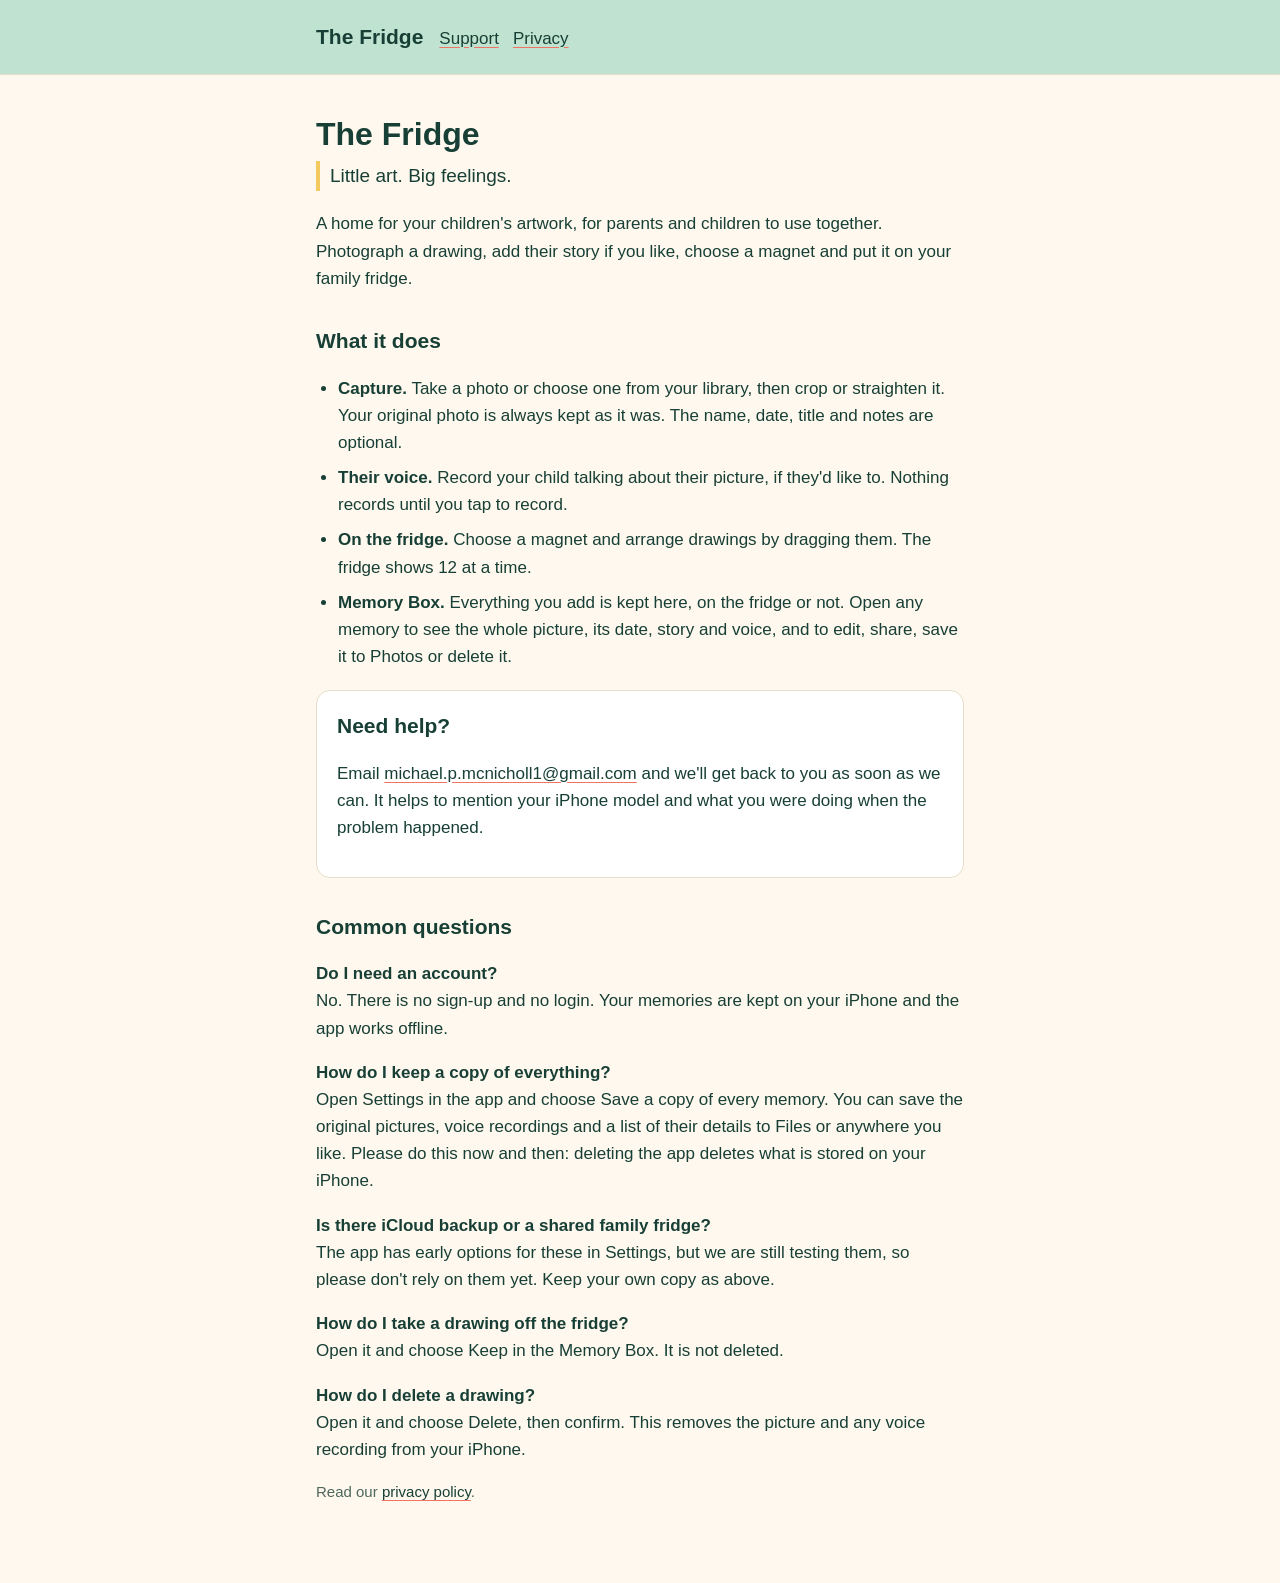
<file: index.html>
<!doctype html>
<html lang="en-GB">
<head>
<meta charset="utf-8">
<meta name="viewport" content="width=device-width, initial-scale=1">
<title>The Fridge: Support</title>
<link rel="stylesheet" href="style.css">
</head>
<body>
<header><div><a class="brand" href="index.html">The Fridge</a><nav><a href="index.html">Support</a><a href="privacy.html">Privacy</a></nav></div></header>
<main>
<h1>The Fridge</h1>
<p class="tagline">Little art. Big feelings.</p>
<p>A home for your children's artwork, for parents and children to use together. Photograph a drawing, add their story if you like, choose a magnet and put it on your family fridge.</p>

<h2>What it does</h2>
<ul>
<li><strong>Capture.</strong> Take a photo or choose one from your library, then crop or straighten it. Your original photo is always kept as it was. The name, date, title and notes are optional.</li>
<li><strong>Their voice.</strong> Record your child talking about their picture, if they'd like to. Nothing records until you tap to record.</li>
<li><strong>On the fridge.</strong> Choose a magnet and arrange drawings by dragging them. The fridge shows 12 at a time.</li>
<li><strong>Memory Box.</strong> Everything you add is kept here, on the fridge or not. Open any memory to see the whole picture, its date, story and voice, and to edit, share, save it to Photos or delete it.</li>
</ul>

<div class="card">
<h2 style="margin-top:0">Need help?</h2>
<p>Email <a href="mailto:michael.p.mcnicholl1@gmail.com">michael.p.mcnicholl1@gmail.com</a> and we'll get back to you as soon as we can. It helps to mention your iPhone model and what you were doing when the problem happened.</p>
</div>

<h2>Common questions</h2>
<p><strong>Do I need an account?</strong><br>No. There is no sign-up and no login. Your memories are kept on your iPhone and the app works offline.</p>
<p><strong>How do I keep a copy of everything?</strong><br>Open Settings in the app and choose Save a copy of every memory. You can save the original pictures, voice recordings and a list of their details to Files or anywhere you like. Please do this now and then: deleting the app deletes what is stored on your iPhone.</p>
<p><strong>Is there iCloud backup or a shared family fridge?</strong><br>The app has early options for these in Settings, but we are still testing them, so please don't rely on them yet. Keep your own copy as above.</p>
<p><strong>How do I take a drawing off the fridge?</strong><br>Open it and choose Keep in the Memory Box. It is not deleted.</p>
<p><strong>How do I delete a drawing?</strong><br>Open it and choose Delete, then confirm. This removes the picture and any voice recording from your iPhone.</p>

<p class="muted">Read our <a href="privacy.html">privacy policy</a>.</p>
</main>
</body>
</html>
</file>
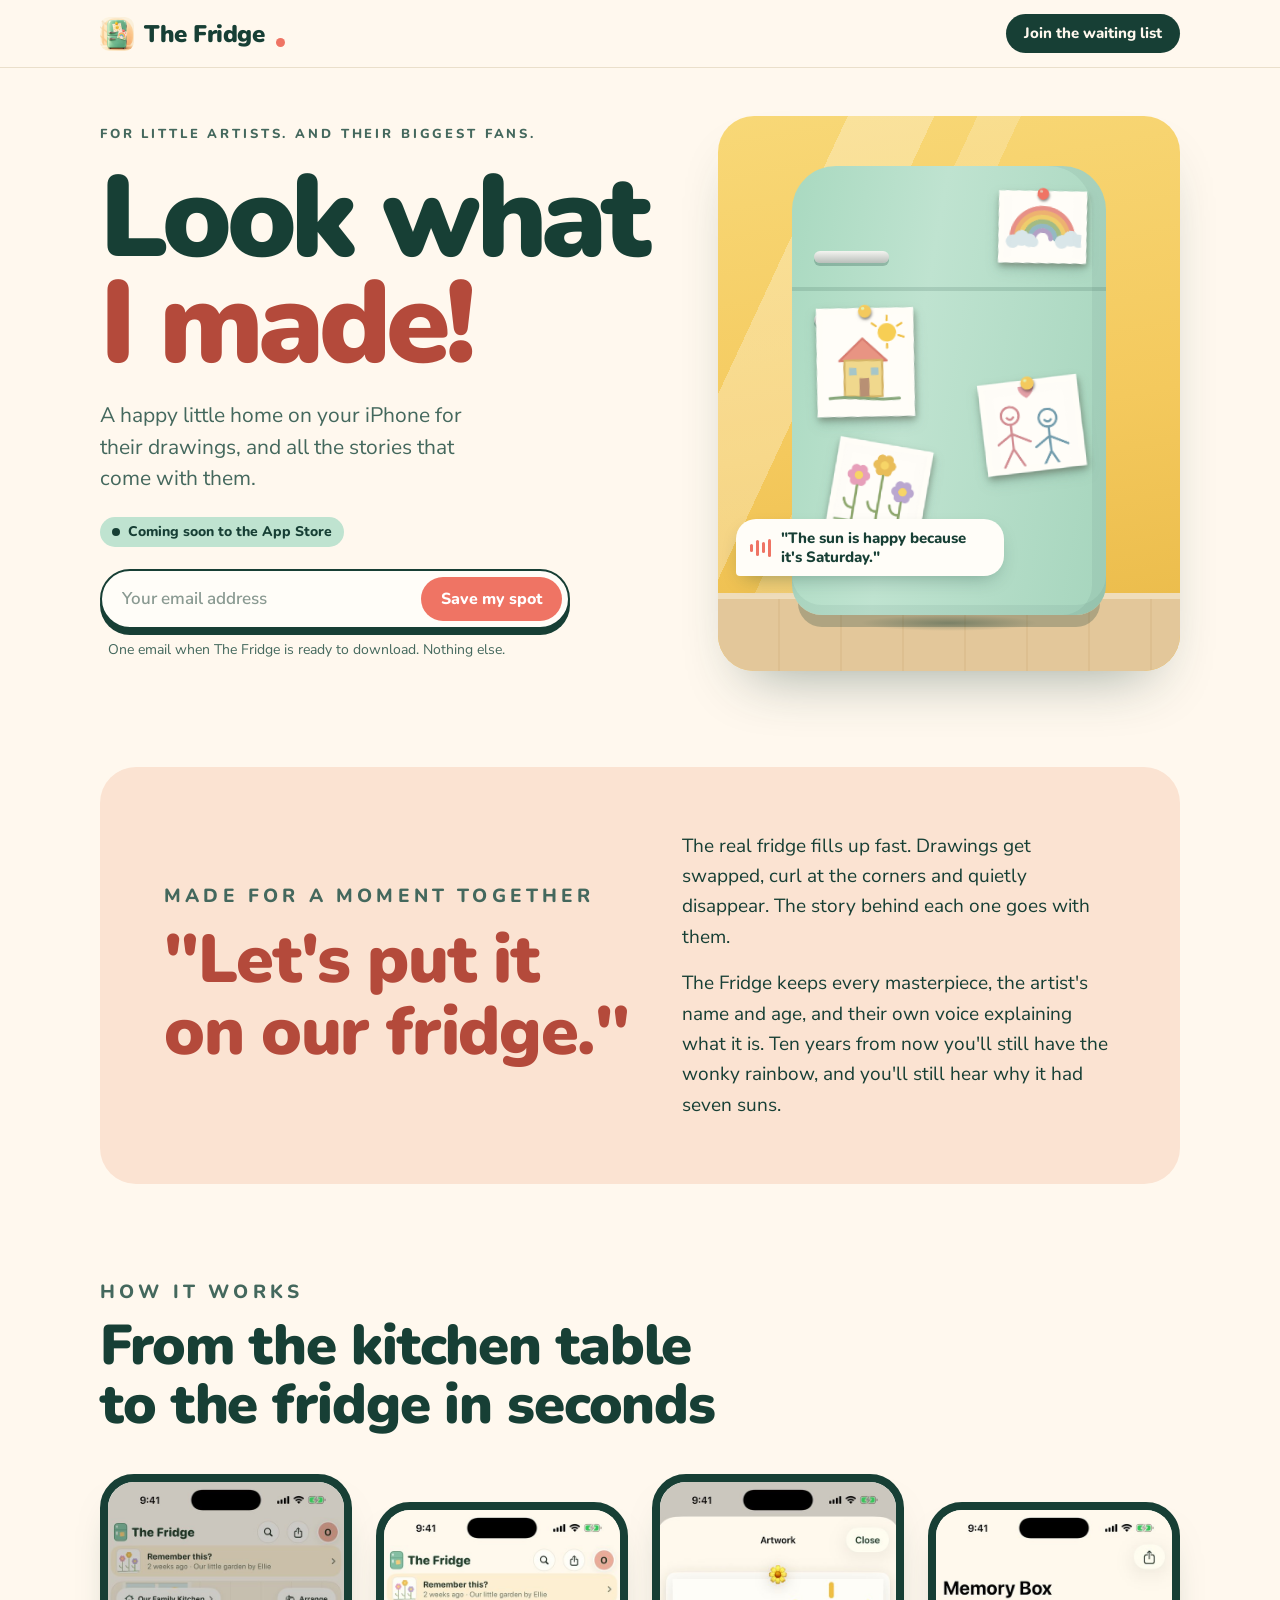
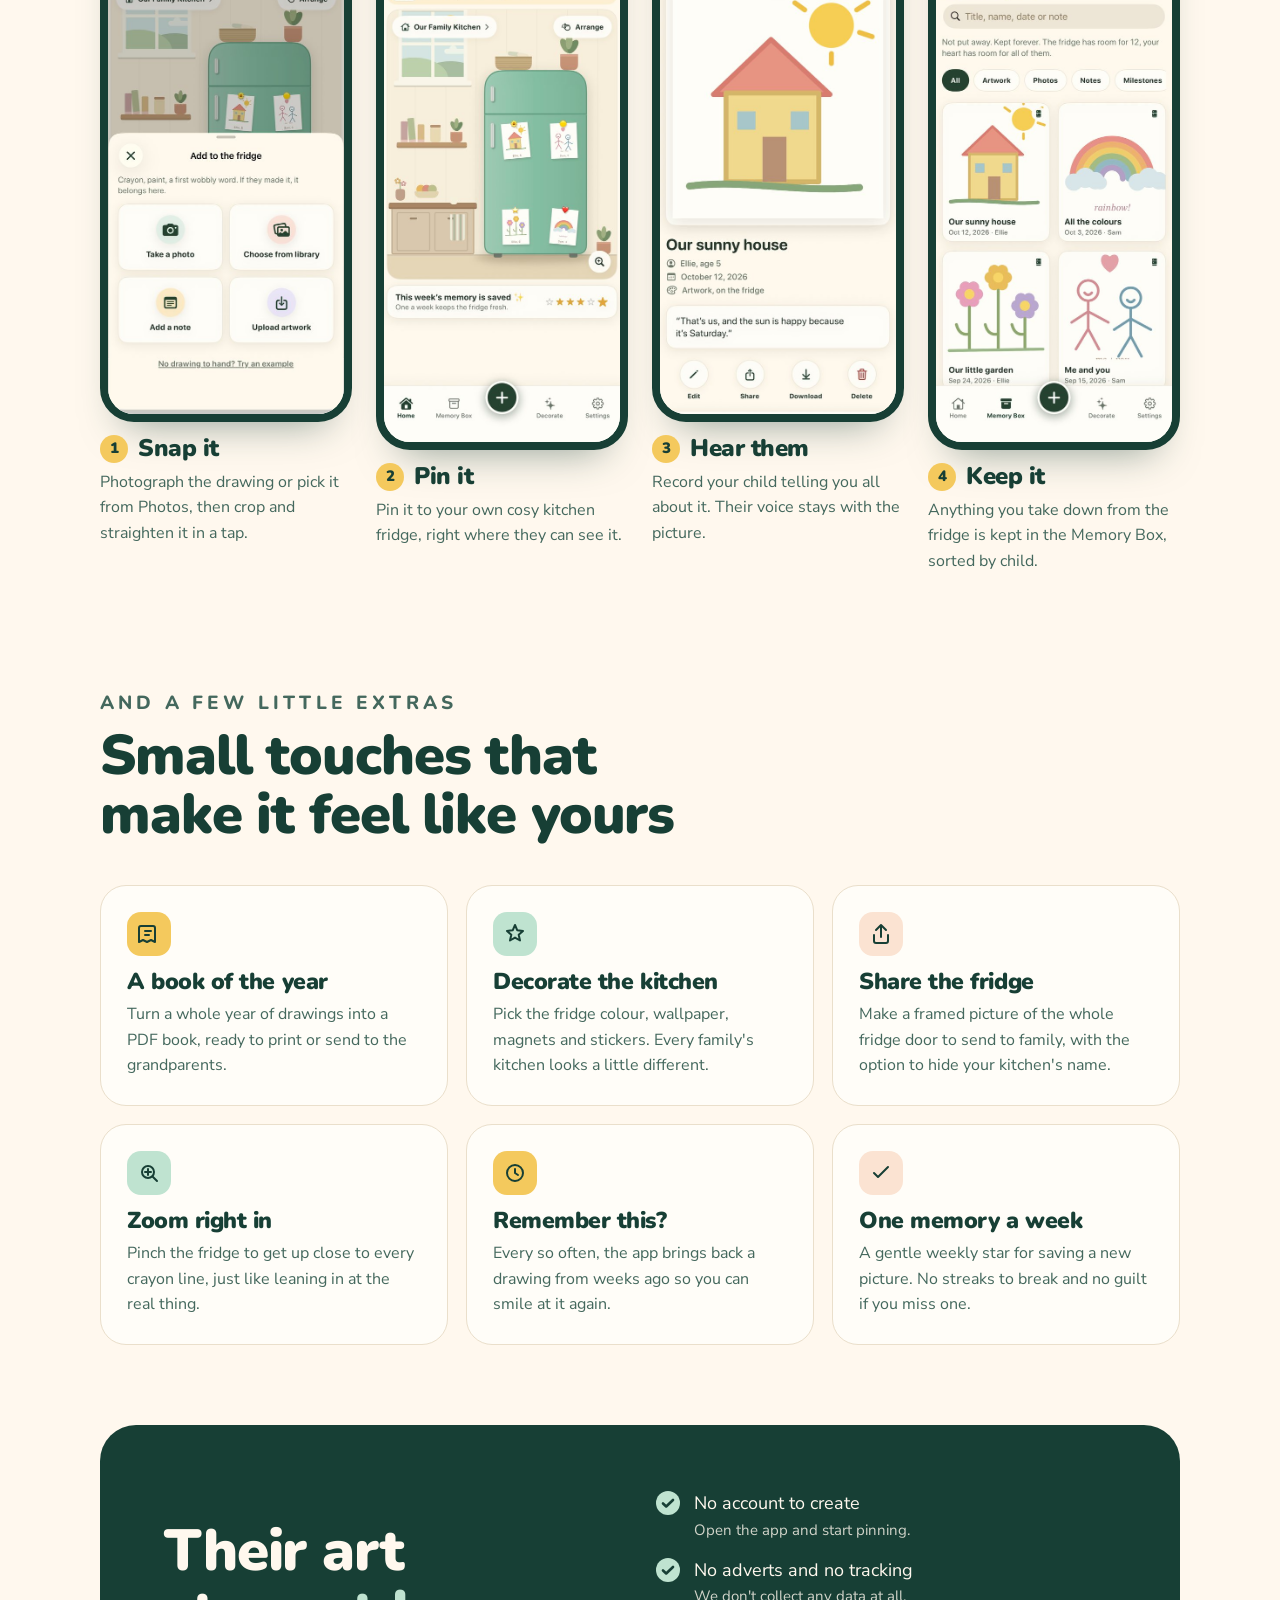
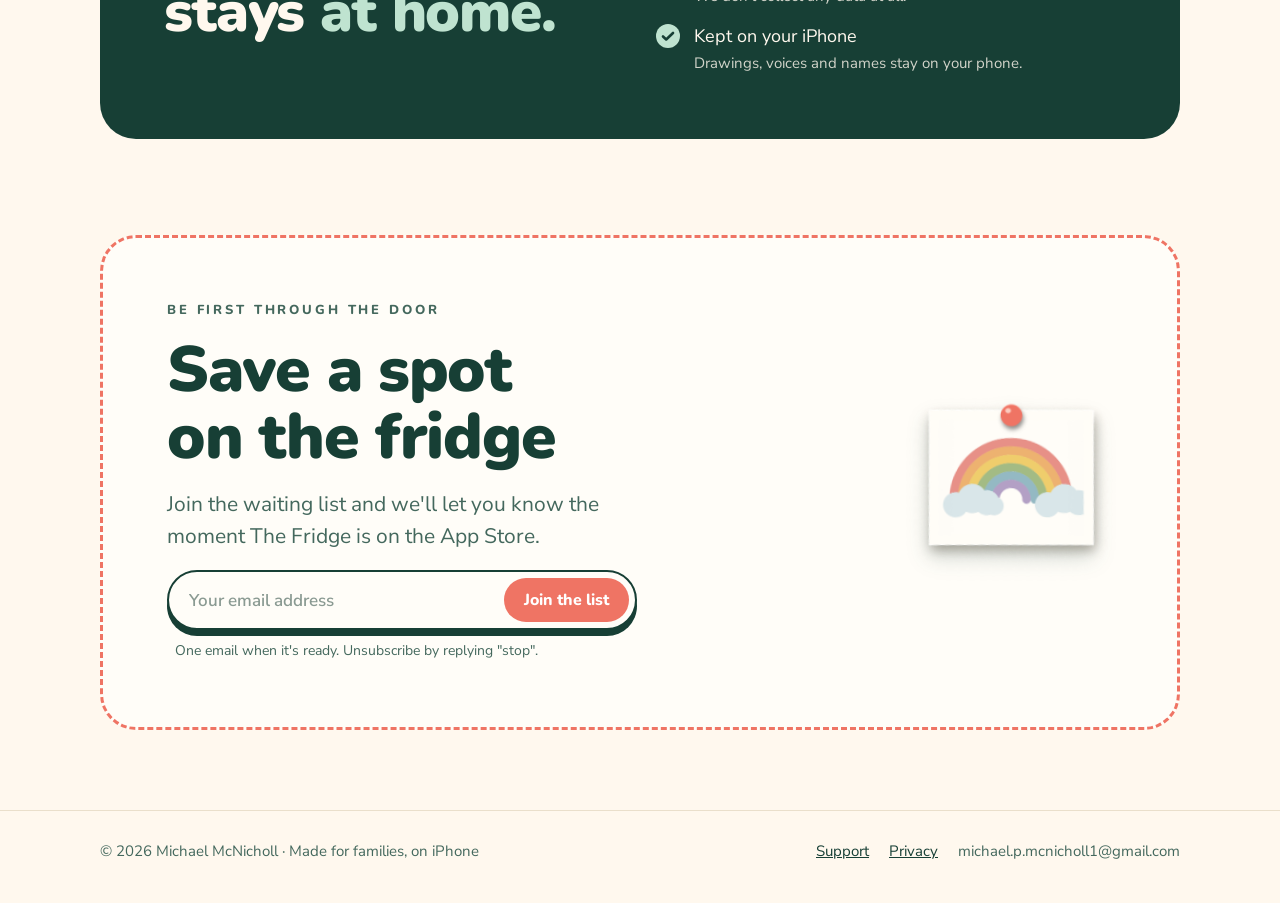
<file: join/index.html>
<!doctype html>
<html lang="en-GB">
<head>
<meta charset="utf-8">
<meta name="viewport" content="width=device-width, initial-scale=1, viewport-fit=cover">
<meta property="og:title" content="The Fridge: a happy little home for their drawings">
<meta property="og:description" content="Coming soon to iPhone. Join the waiting list.">
</head>
<body>
<title>The Fridge</title>
<meta name="description" content="A happy little home for your children's drawings, and the stories that come with them. Coming soon to iPhone. Join the waiting list.">
<link rel="icon" href="img/icon.png">
<link rel="preconnect" href="https://fonts.googleapis.com">
<link rel="preconnect" href="https://fonts.gstatic.com" crossorigin>
<link rel="stylesheet" href="https://fonts.googleapis.com/css2?family=Nunito:wght@700;800;900&family=Nunito+Sans:opsz,wght@6..12,400;6..12,600;6..12,700&display=swap">
<style>
/* Layout: one warm kitchen. A big headline beside an illustrated fridge, then a walk through the app on real phone screens, then the sign-up again. Deliberately light-only: the brand is a sunny kitchen. */
:root {
  --cream: #FFF8EE;
  --paper: #FFFDF8;
  --evergreen: #173F35;
  --evergreen-soft: #44685D;
  --mint: #BFE3D0;
  --mint-deep: #8CC7AA;
  --coral: #EF7464;
  --coral-ink: #B44A3B;
  --sunshine: #F4C95D;
  --peach: #FBE3D2;
  --line: #EADFCB;
  --display: "Nunito", ui-rounded, "SF Pro Rounded", system-ui, sans-serif;
  --body: "Nunito Sans", system-ui, -apple-system, "Segoe UI", sans-serif;
  color-scheme: light;
}
* { box-sizing: border-box; }
[hidden] { display: none !important; }
html { scroll-behavior: smooth; }
body { margin: 0; background: var(--cream); color: var(--evergreen); font: 18px/1.6 var(--body); -webkit-font-smoothing: antialiased; }
img { max-width: 100%; display: block; }
a { color: var(--evergreen); }
:focus-visible { outline: 3px solid var(--coral); outline-offset: 3px; border-radius: 8px; }
.wrap { max-width: 1120px; margin: 0 auto; padding-inline: 20px; }
h1, h2, h3 { font-family: var(--display); line-height: 1.05; margin: 0; text-wrap: balance; letter-spacing: -0.02em; }
.eyebrow { font: 800 13px/1.3 var(--display); letter-spacing: 0.22em; text-transform: uppercase; color: var(--evergreen-soft); margin: 0; }

/* Header */
.top { position: sticky; top: env(safe-area-inset-top, 0px); z-index: 10; background: color-mix(in srgb, var(--cream) 92%, transparent); backdrop-filter: blur(10px); border-bottom: 1px solid var(--line); }
.top .wrap { display: flex; align-items: center; justify-content: space-between; gap: 12px; padding-block: 14px; }
.brand { display: flex; align-items: center; gap: 10px; text-decoration: none; font: 900 24px/1 var(--display); letter-spacing: -0.02em; }
.brand img { width: 34px; height: 34px; border-radius: 9px; }
.brand i { width: 9px; height: 9px; border-radius: 50%; background: var(--coral); display: inline-block; margin-left: 2px; align-self: flex-end; margin-bottom: 4px; }
.pill { display: inline-flex; align-items: center; gap: 8px; background: var(--evergreen); color: var(--cream); text-decoration: none; font: 800 15px/1 var(--display); padding: 12px 18px; border-radius: 999px; border: 0; cursor: pointer; white-space: nowrap; }
.pill:hover { background: #0F2E26; }

/* Hero */
.hero { padding-block: 48px 24px; }
.hero .wrap { display: grid; grid-template-columns: 1.25fr 1fr; gap: 40px; align-items: center; }
.hero-copy { display: grid; gap: 22px; min-width: 0; }
.hero h1 { font-size: clamp(60px, 9.4vw, 116px); font-weight: 900; letter-spacing: -0.045em; line-height: 0.92; }
.hero h1 span { color: var(--coral-ink); display: block; }
.lede { font-size: 21px; line-height: 1.5; margin: 0; max-width: 30ch; color: var(--evergreen-soft); }
.soon { display: inline-flex; align-items: center; gap: 8px; font: 800 14px/1 var(--display); background: var(--mint); padding: 8px 12px; border-radius: 999px; width: fit-content; }
.soon b { width: 8px; height: 8px; border-radius: 50%; background: var(--evergreen); animation: blink 2s ease-in-out infinite; }
@keyframes blink { 50% { opacity: .25; } }

/* Sign-up form */
.join { display: grid; gap: 10px; max-width: 470px; }
.join-row { display: flex; gap: 8px; background: var(--paper); border: 2px solid var(--evergreen); border-radius: 999px; padding: 6px; box-shadow: 0 6px 0 var(--evergreen); }
.join input[type=email] { flex: 1; min-width: 0; border: 0; background: transparent; font: 600 17px var(--body); color: var(--evergreen); padding: 10px 14px; }
.join input[type=email]::placeholder { color: #8A9A92; }
.join input[type=email]:focus { outline: none; }
.join-row:focus-within { box-shadow: 0 6px 0 var(--coral); border-color: var(--coral); }
.join .pill { padding: 14px 20px; font-size: 16px; background: var(--coral); color: #fff; }
.join .pill:hover { background: var(--coral-ink); }
.join .pill[disabled] { opacity: .6; cursor: wait; }
.fine { font-size: 14px; color: var(--evergreen-soft); margin: 0; padding-left: 8px; }
.hp { position: absolute; left: -9999px; }
.thanks { background: var(--mint); border-radius: 22px; padding: 18px 20px; display: grid; gap: 4px; max-width: 470px; }
.thanks strong { font: 900 22px/1.2 var(--display); }
.thanks p { margin: 0; font-size: 16px; }
.err { color: var(--coral-ink); font-weight: 700; font-size: 15px; margin: 0; padding-left: 8px; }

/* Illustrated kitchen */
.kitchen { position: relative; aspect-ratio: 5 / 6; max-width: 100%; border-radius: 36px; overflow: hidden; background: linear-gradient(170deg, #F8D877 0%, var(--sunshine) 55%, #E9B947 100%); box-shadow: 0 30px 60px -30px rgba(23, 63, 53, .45); }
.kitchen::before { content: ""; position: absolute; inset: 0; background: linear-gradient(115deg, transparent 0 18%, rgba(255,255,255,.28) 18% 30%, transparent 30% 36%, rgba(255,255,255,.2) 36% 42%, transparent 42%); }
.floor { position: absolute; left: 0; right: 0; bottom: 0; height: 14%; background: repeating-linear-gradient(90deg, #E3C79A 0 60px, #DDBF90 60px 62px); border-top: 6px solid #EFDDBC; }
.fridge { position: absolute; left: 16%; right: 16%; top: 9%; bottom: 10%; background: linear-gradient(100deg, #A9D9C0, var(--mint) 40%, #A6D5BD); border-radius: 44px 44px 30px 30px; box-shadow: inset -14px 0 0 rgba(23,63,53,.06), inset 0 -10px 0 rgba(23,63,53,.06), 0 18px 0 -6px rgba(23,63,53,.25); }
.fridge::before { content: ""; position: absolute; left: 0; right: 0; top: 27%; height: 4px; background: rgba(23,63,53,.14); }
.fridge::after { content: ""; position: absolute; left: 22%; right: 22%; bottom: -16px; height: 16px; background: radial-gradient(closest-side, rgba(23,63,53,.35), transparent); }
.handle { position: absolute; left: 7%; width: 24%; height: 12px; border-radius: 8px; background: linear-gradient(#F4F4F0, #B9BFBA); box-shadow: 0 3px 0 rgba(23,63,53,.25); }
.handle.h1 { top: 19%; } .handle.h2 { top: 33%; }
.art { position: absolute; width: 38%; transition: transform .35s cubic-bezier(.3,1.6,.5,1); filter: drop-shadow(0 6px 6px rgba(23,63,53,.18)); }
.art:hover { transform: rotate(0deg) scale(1.06) !important; }
.a1 { left: 5%; top: 30%; transform: rotate(-5deg); }
.a2 { right: 3%; top: 4%; width: 34%; transform: rotate(6deg); }
.a3 { left: 9%; top: 60%; transform: rotate(3deg); }
.a4 { right: 4%; top: 46%; transform: rotate(-4deg); }
.bubble { position: absolute; left: 4%; bottom: 17%; background: var(--paper); border-radius: 20px 20px 20px 4px; padding: 10px 14px; font: 800 15px/1.25 var(--display); max-width: 58%; box-shadow: 0 8px 20px -8px rgba(23,63,53,.4); display: flex; gap: 10px; align-items: center; }
.bubble .wave { display: flex; gap: 3px; align-items: center; height: 20px; flex: none; }
.bubble .wave i { width: 3px; border-radius: 2px; background: var(--coral); animation: talk 1.1s ease-in-out infinite; }
.bubble .wave i:nth-child(1) { height: 8px; } .bubble .wave i:nth-child(2) { height: 16px; animation-delay: .15s; } .bubble .wave i:nth-child(3) { height: 11px; animation-delay: .3s; } .bubble .wave i:nth-child(4) { height: 18px; animation-delay: .45s; }
@keyframes talk { 50% { transform: scaleY(.45); } }

/* Moment band */
.moment { padding-block: 72px 24px; }
.moment-card { background: var(--peach); border-radius: 36px; padding: clamp(28px, 6vw, 64px); display: grid; grid-template-columns: 1.1fr 1fr; gap: 40px; align-items: center; }
.moment-card h2 { font-size: clamp(40px, 6vw, 68px); font-weight: 900; color: var(--coral-ink); }
.moment-card p { margin: 0; font-size: 19px; max-width: 46ch; }
.moment-card .stack { display: grid; gap: 16px; min-width: 0; }

/* How it works: a real sequence, so it is numbered */
.how { padding-block: 72px; }
.section-head { display: grid; gap: 12px; margin-bottom: 40px; max-width: 640px; }
.section-head h2 { font-size: clamp(36px, 5vw, 56px); font-weight: 900; }
.section-head p { margin: 0; color: var(--evergreen-soft); font-size: 19px; }
.steps { display: grid; grid-template-columns: repeat(4, 1fr); gap: 24px; list-style: none; margin: 0; padding: 0; counter-reset: step; }
.steps li { display: grid; gap: 14px; align-content: start; counter-increment: step; min-width: 0; }
.phone { border-radius: 34px; border: 8px solid var(--evergreen); overflow: hidden; background: var(--paper); aspect-ratio: 1206 / 2622; max-width: 100%; box-shadow: 0 24px 40px -24px rgba(23,63,53,.5); }
.phone img { width: 100%; height: 100%; object-fit: cover; object-position: top; }
.steps li:nth-child(even) .phone { transform: translateY(28px); }
.steps li:nth-child(even) .step-text { transform: translateY(28px); }
.step-text { display: grid; gap: 4px; }
.step-text h3 { font-size: 24px; font-weight: 900; display: flex; align-items: baseline; gap: 10px; }
.step-text h3::before { content: counter(step); font: 900 15px/1 var(--display); background: var(--sunshine); width: 28px; height: 28px; border-radius: 50%; display: inline-grid; place-items: center; flex: none; transform: translateY(-3px); }
.step-text p { margin: 0; font-size: 16px; color: var(--evergreen-soft); }

/* Features */
.more { padding-block: 72px 40px; }
.grid { display: grid; grid-template-columns: repeat(3, 1fr); gap: 18px; }
.feat { background: var(--paper); border: 1px solid var(--line); border-radius: 26px; padding: 26px; display: grid; gap: 8px; align-content: start; }
.feat h3 { font-size: 23px; font-weight: 900; }
.feat p { margin: 0; font-size: 16px; color: var(--evergreen-soft); }
.feat .tag { width: 44px; height: 44px; border-radius: 14px; display: grid; place-items: center; margin-bottom: 6px; }
.feat .tag svg { width: 24px; height: 24px; fill: none; stroke: var(--evergreen); stroke-width: 2; stroke-linecap: round; stroke-linejoin: round; }
.t-mint { background: var(--mint); } .t-sun { background: var(--sunshine); } .t-peach { background: var(--peach); }

/* Privacy */
.private { padding-block: 40px 72px; }
.private-card { background: var(--evergreen); color: var(--cream); border-radius: 36px; padding: clamp(28px, 6vw, 64px); display: grid; grid-template-columns: 1fr 1fr; gap: 32px; align-items: center; }
.private-card h2 { font-size: clamp(36px, 5vw, 58px); font-weight: 900; }
.private-card h2 span { color: var(--mint); }
.private-card ul { list-style: none; margin: 0; padding: 0; display: grid; gap: 14px; }
.private-card li { display: flex; gap: 14px; align-items: flex-start; font-size: 18px; }
.private-card li::before { content: ""; flex: none; width: 24px; height: 24px; margin-top: 2px; border-radius: 50%; background: var(--mint) url("data:image/svg+xml,%3Csvg xmlns='http://www.w3.org/2000/svg' viewBox='0 0 24 24'%3E%3Cpath d='M7 12.5l3.2 3L17 9' fill='none' stroke='%23173F35' stroke-width='2.6' stroke-linecap='round' stroke-linejoin='round'/%3E%3C/svg%3E") center / 100% no-repeat; }
.private-card li span { opacity: .8; display: block; font-size: 15px; }

/* Final call */
.final { padding-block: 24px 80px; text-align: left; }
.final-card { border: 3px dashed var(--coral); border-radius: 36px; padding: clamp(28px, 6vw, 64px); display: grid; grid-template-columns: 1fr auto; gap: 32px; align-items: center; background: var(--paper); }
.final-card h2 { font-size: clamp(38px, 5.5vw, 64px); font-weight: 900; }
.final-card .stack { display: grid; gap: 18px; min-width: 0; }
.final-card .lede { max-width: 38ch; }
.final-art { width: 200px; transform: rotate(5deg); filter: drop-shadow(0 10px 10px rgba(23,63,53,.2)); }

footer { border-top: 1px solid var(--line); padding-block: 28px 40px; font-size: 15px; color: var(--evergreen-soft); }
footer .wrap { display: flex; flex-wrap: wrap; gap: 12px 28px; justify-content: space-between; align-items: center; }
footer nav { display: flex; flex-wrap: wrap; gap: 8px 20px; }
footer .mail { user-select: all; }

@media (max-width: 900px) {
  .hero .wrap, .moment-card, .private-card { grid-template-columns: 1fr; }
  .hero { padding-block: 32px 8px; }
  .kitchen { max-width: 480px; width: 100%; margin-inline: auto; }
  .steps { grid-template-columns: repeat(2, 1fr); row-gap: 48px; }
  .grid { grid-template-columns: 1fr 1fr; }
  .final-card { grid-template-columns: 1fr; }
  .final-art { display: none; }
}
@media (max-width: 560px) {
  body { font-size: 17px; }
  .wrap { padding-inline: 16px; }
  .top .pill { padding: 10px 14px; font-size: 14px; }
  .brand { font-size: 21px; }
  .lede { font-size: 19px; }
  .join-row { flex-direction: column; border-radius: 26px; }
  .join .pill { justify-content: center; }
  .grid { grid-template-columns: 1fr; }
  .steps { gap: 16px; row-gap: 40px; }
  .phone { border-width: 6px; border-radius: 24px; }
  .step-text h3 { font-size: 20px; }
}
@media (prefers-reduced-motion: reduce) {
  *, *::before, *::after { animation: none !important; transition: none !important; }
  html { scroll-behavior: auto; }
}
</style>

<header class="top">
  <div class="wrap">
    <a class="brand" href="#top"><img src="img/icon.png" alt="">The Fridge<i></i></a>
    <a class="pill" href="#join">Join the waiting list</a>
  </div>
</header>

<main id="top">
  <section class="hero">
    <div class="wrap">
      <div class="hero-copy">
        <p class="eyebrow">For little artists. And their biggest fans.</p>
        <h1>Look what <span>I made!</span></h1>
        <p class="lede">A happy little home on your iPhone for their drawings, and all the stories that come with them.</p>
        <span class="soon"><b></b>Coming soon to the App Store</span>
        <div class="signup" id="join">
          <form class="join" novalidate>
            <div class="join-row">
              <label class="hp" for="hp-1">Leave this empty</label>
              <input class="hp" id="hp-1" name="_honey" tabindex="-1" autocomplete="off">
              <label class="hp" for="email-1">Email address</label>
              <input id="email-1" type="email" name="email" placeholder="Your email address" autocomplete="email" required>
              <button class="pill" type="submit">Save my spot</button>
            </div>
            <p class="fine">One email when The Fridge is ready to download. Nothing else.</p>
            <p class="err" role="alert" hidden></p>
          </form>
          <div class="thanks" role="status" hidden>
            <strong>You're on the list!</strong>
            <p>We'll email you the day The Fridge lands on the App Store.</p>
          </div>
        </div>
      </div>

      <div class="kitchen" role="img" aria-label="A mint green fridge in a sunny kitchen, covered in children's drawings">
        <div class="floor"></div>
        <div class="fridge">
          <span class="handle h1"></span><span class="handle h2"></span>
          <img class="art a2" src="img/paper-rainbow.png" alt="">
          <img class="art a1" src="img/paper-house.png" alt="">
          <img class="art a4" src="img/paper-meyou.png" alt="">
          <img class="art a3" src="img/paper-garden.png" alt="">
        </div>
        <div class="bubble"><span class="wave"><i></i><i></i><i></i><i></i></span>"The sun is happy because it's Saturday."</div>
      </div>
    </div>
  </section>

  <section class="moment">
    <div class="wrap">
      <div class="moment-card">
        <div class="stack">
          <p class="eyebrow">Made for a moment together</p>
          <h2>"Let's put it on our fridge."</h2>
        </div>
        <div class="stack">
          <p>The real fridge fills up fast. Drawings get swapped, curl at the corners and quietly disappear. The story behind each one goes with them.</p>
          <p>The Fridge keeps every masterpiece, the artist's name and age, and their own voice explaining what it is. Ten years from now you'll still have the wonky rainbow, and you'll still hear why it had seven suns.</p>
        </div>
      </div>
    </div>
  </section>

  <section class="how" id="how">
    <div class="wrap">
      <div class="section-head">
        <p class="eyebrow">How it works</p>
        <h2>From the kitchen table to the fridge in seconds</h2>
      </div>
      <ol class="steps">
        <li>
          <div class="phone"><img src="img/4-add.jpg" alt="Adding a new drawing in The Fridge" loading="lazy"></div>
          <div class="step-text"><h3>Snap it</h3><p>Photograph the drawing or pick it from Photos, then crop and straighten it in a tap.</p></div>
        </li>
        <li>
          <div class="phone"><img src="img/1-home.jpg" alt="The Fridge home screen with drawings pinned to a mint fridge" loading="lazy"></div>
          <div class="step-text"><h3>Pin it</h3><p>Pin it to your own cosy kitchen fridge, right where they can see it.</p></div>
        </li>
        <li>
          <div class="phone"><img src="img/2-detail.jpg" alt="A drawing called Our sunny house by Ellie, age 5, with her quote" loading="lazy"></div>
          <div class="step-text"><h3>Hear them</h3><p>Record your child telling you all about it. Their voice stays with the picture.</p></div>
        </li>
        <li>
          <div class="phone"><img src="img/3-memories.jpg" alt="The Memory Box, with drawings sorted by child" loading="lazy"></div>
          <div class="step-text"><h3>Keep it</h3><p>Anything you take down from the fridge is kept in the Memory Box, sorted by child.</p></div>
        </li>
      </ol>
    </div>
  </section>

  <section class="more">
    <div class="wrap">
      <div class="section-head">
        <p class="eyebrow">And a few little extras</p>
        <h2>Small touches that make it feel like yours</h2>
      </div>
      <div class="grid">
        <article class="feat">
          <div class="tag t-sun"><svg viewBox="0 0 24 24"><path d="M4 4h12a2 2 0 0 1 2 2v14l-4-2-4 2-4-2-4 2V6a2 2 0 0 1 2-2z"/><path d="M8 9h6M8 13h4"/></svg></div>
          <h3>A book of the year</h3>
          <p>Turn a whole year of drawings into a PDF book, ready to print or send to the grandparents.</p>
        </article>
        <article class="feat">
          <div class="tag t-mint"><svg viewBox="0 0 24 24"><path d="M12 3l2.2 5.2L20 9l-4.3 3.8L17 18.5 12 15.6 7 18.5l1.3-5.7L4 9l5.8-.8z"/></svg></div>
          <h3>Decorate the kitchen</h3>
          <p>Pick the fridge colour, wallpaper, magnets and stickers. Every family's kitchen looks a little different.</p>
        </article>
        <article class="feat">
          <div class="tag t-peach"><svg viewBox="0 0 24 24"><path d="M12 15V3M7 8l5-5 5 5"/><path d="M5 13v6a2 2 0 0 0 2 2h10a2 2 0 0 0 2-2v-6"/></svg></div>
          <h3>Share the fridge</h3>
          <p>Make a framed picture of the whole fridge door to send to family, with the option to hide your kitchen's name.</p>
        </article>
        <article class="feat">
          <div class="tag t-mint"><svg viewBox="0 0 24 24"><circle cx="11" cy="11" r="6"/><path d="M20 20l-4.5-4.5M11 8v6M8 11h6"/></svg></div>
          <h3>Zoom right in</h3>
          <p>Pinch the fridge to get up close to every crayon line, just like leaning in at the real thing.</p>
        </article>
        <article class="feat">
          <div class="tag t-sun"><svg viewBox="0 0 24 24"><path d="M12 8v4l3 2"/><circle cx="12" cy="12" r="8"/></svg></div>
          <h3>Remember this?</h3>
          <p>Every so often, the app brings back a drawing from weeks ago so you can smile at it again.</p>
        </article>
        <article class="feat">
          <div class="tag t-peach"><svg viewBox="0 0 24 24"><path d="M5 12l4 4 10-10"/></svg></div>
          <h3>One memory a week</h3>
          <p>A gentle weekly star for saving a new picture. No streaks to break and no guilt if you miss one.</p>
        </article>
      </div>
    </div>
  </section>

  <section class="private">
    <div class="wrap">
      <div class="private-card">
        <h2>Their art stays <span>at home.</span></h2>
        <ul>
          <li><div>No account to create<span>Open the app and start pinning.</span></div></li>
          <li><div>No adverts and no tracking<span>We don't collect any data at all.</span></div></li>
          <li><div>Kept on your iPhone<span>Drawings, voices and names stay on your phone.</span></div></li>
        </ul>
      </div>
    </div>
  </section>

  <section class="final">
    <div class="wrap">
      <div class="final-card">
        <div class="stack">
          <p class="eyebrow">Be first through the door</p>
          <h2>Save a spot on the fridge</h2>
          <p class="lede">Join the waiting list and we'll let you know the moment The Fridge is on the App Store.</p>
          <div class="signup">
            <form class="join" novalidate>
              <div class="join-row">
                <label class="hp" for="hp-2">Leave this empty</label>
                <input class="hp" id="hp-2" name="_honey" tabindex="-1" autocomplete="off">
                <label class="hp" for="email-2">Email address</label>
                <input id="email-2" type="email" name="email" placeholder="Your email address" autocomplete="email" required>
                <button class="pill" type="submit">Join the list</button>
              </div>
              <p class="fine">One email when it's ready. Unsubscribe by replying "stop".</p>
              <p class="err" role="alert" hidden></p>
            </form>
            <div class="thanks" role="status" hidden>
              <strong>You're on the list!</strong>
              <p>We'll email you the day The Fridge lands on the App Store.</p>
            </div>
          </div>
        </div>
        <img class="final-art" src="img/paper-rainbow.png" alt="">
      </div>
    </div>
  </section>
</main>

<footer>
  <div class="wrap">
    <span>© 2026 Michael McNicholl · Made for families, on iPhone</span>
    <nav>
      <a href="https://michaelmcnicholl-lab.github.io/the-fridge-support/">Support</a>
      <a href="https://michaelmcnicholl-lab.github.io/the-fridge-support/privacy.html">Privacy</a>
      <span class="mail">michael.p.mcnicholl1@gmail.com</span>
    </nav>
  </div>
</footer>

<script>
(function () {
  // Sign-ups are emailed to this address by FormSubmit (formsubmit.co).
  var ENDPOINT = "https://formsubmit.co/ajax/michael.p.mcnicholl1@gmail.com";
  // Only the published website sends real sign-ups. Previews just show the thank-you message.
  var LIVE = /(^|\.)github\.io$/.test(location.hostname) || /thefridge/i.test(location.hostname);
  var EMAIL = /^[^\s@]+@[^\s@]+\.[^\s@]{2,}$/;

  document.querySelectorAll(".signup").forEach(function (box) {
    var form = box.querySelector("form");
    var input = form.querySelector("input[type=email]");
    var honey = form.querySelector("input[name=_honey]");
    var btn = form.querySelector("button");
    var err = form.querySelector(".err");
    var thanks = box.querySelector(".thanks");

    function done() {
      document.querySelectorAll(".signup").forEach(function (b) {
        b.querySelector("form").hidden = true;
        b.querySelector(".thanks").hidden = false;
      });
    }
    function fail(msg) { err.textContent = msg; err.hidden = false; btn.disabled = false; }

    form.addEventListener("submit", function (e) {
      e.preventDefault();
      err.hidden = true;
      var email = input.value.trim();
      if (!EMAIL.test(email)) { fail("Please check your email address. It should look like name@example.com."); input.focus(); return; }
      if (honey.value) { done(); return; }
      btn.disabled = true;
      if (!LIVE) { setTimeout(done, 400); return; }
      fetch(ENDPOINT, {
        method: "POST",
        headers: { "Content-Type": "application/json", "Accept": "application/json" },
        body: JSON.stringify({
          email: email,
          _subject: "New Fridge waiting list sign-up",
          _template: "table",
          signed_up_from: location.href
        })
      }).then(function (r) { return r.json().catch(function () { return {}; }).then(function (j) { return { ok: r.ok, j: j }; }); })
        .then(function (res) {
          if (res.ok && String(res.j.success) !== "false") { done(); }
          else { fail("That didn't go through. Please try again in a moment."); }
        })
        .catch(function () { fail("We couldn't reach the sign-up service. Check your connection and try again."); });
    });
  });
})();
</script>

</body>
</html>
</file>
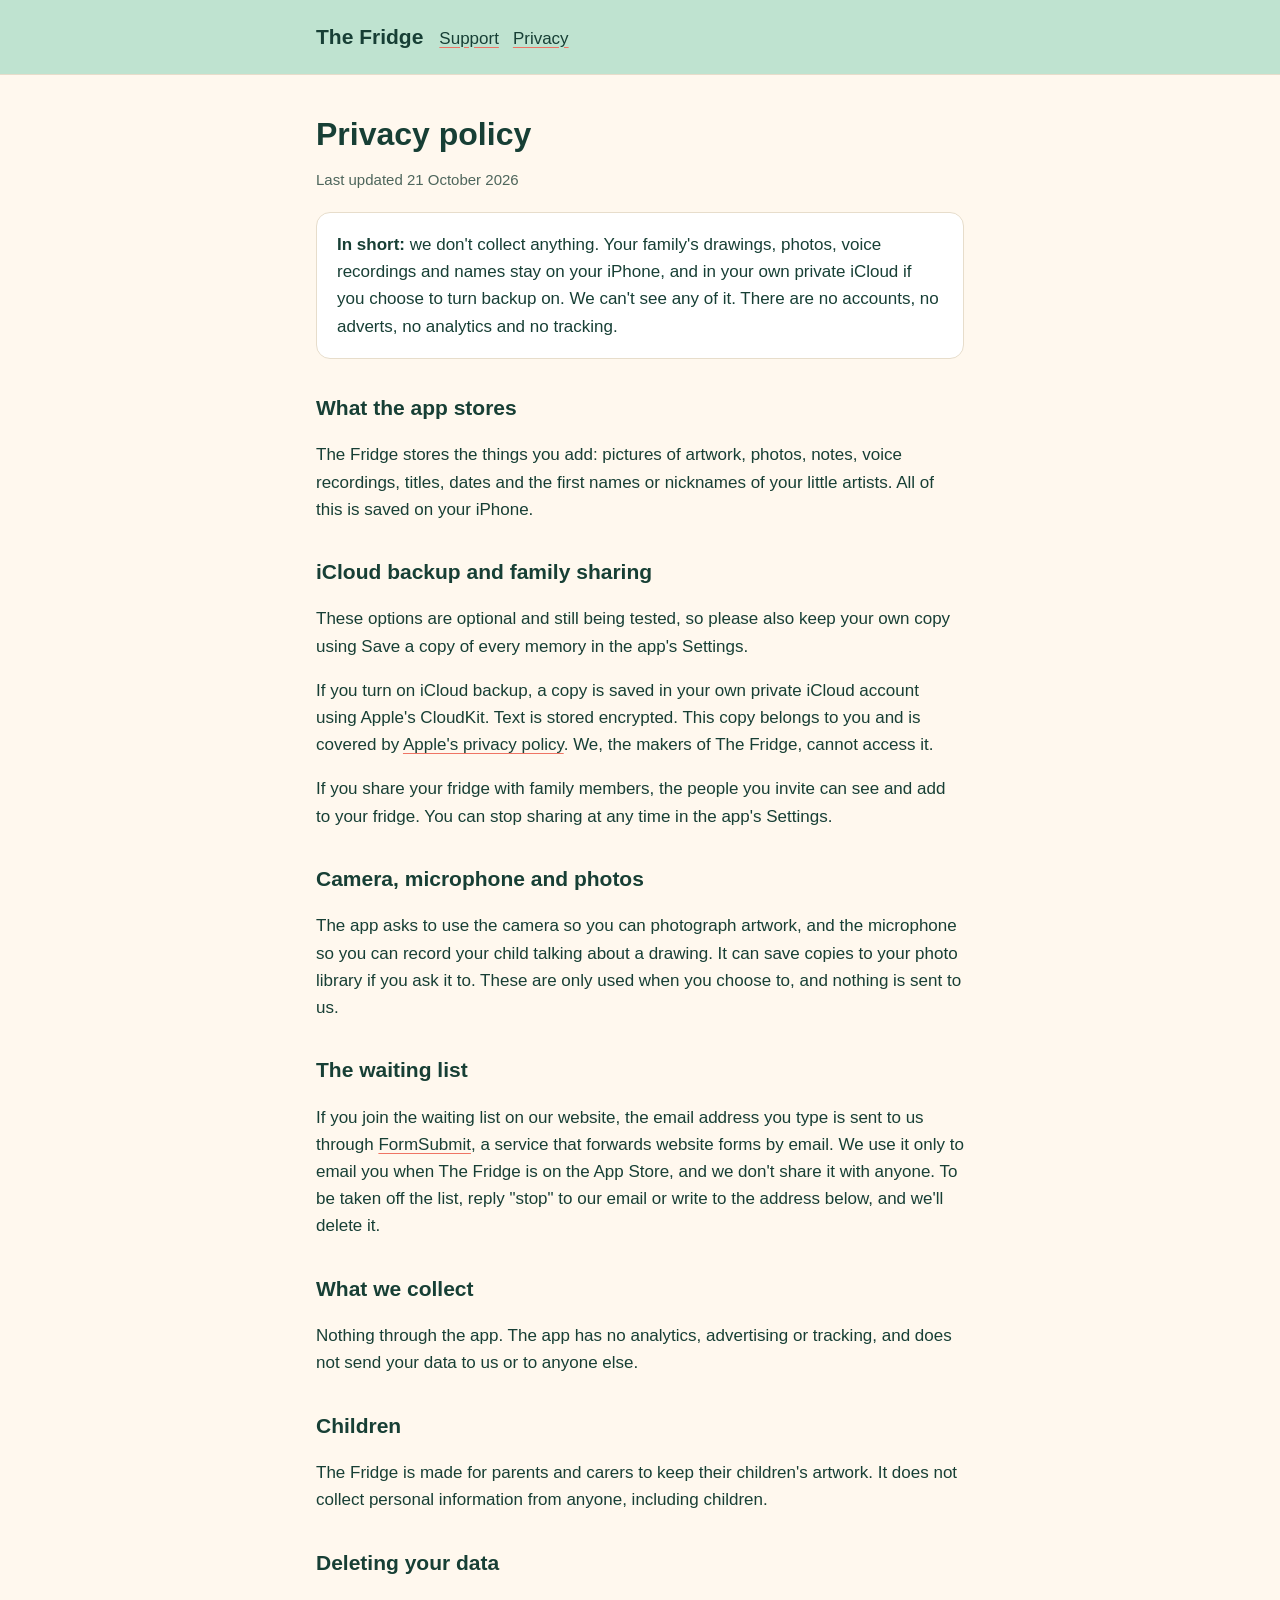
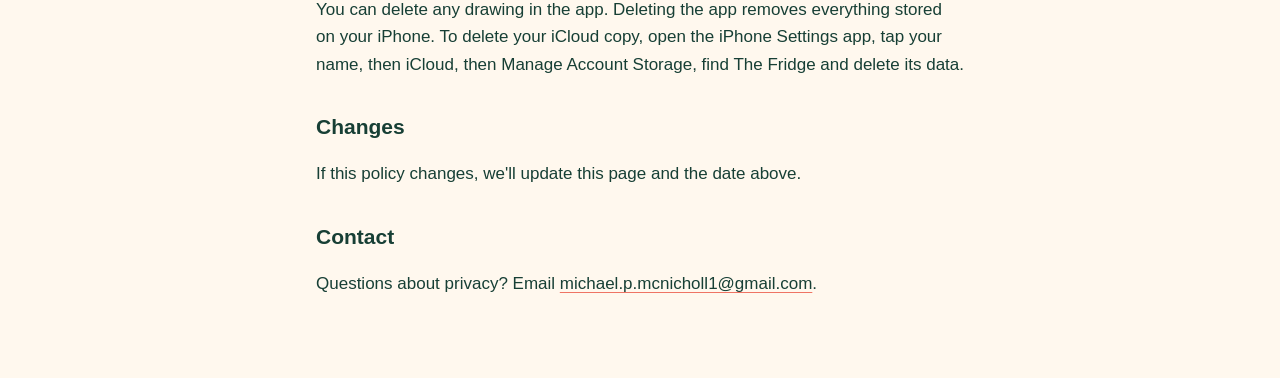
<file: privacy.html>
<!doctype html>
<html lang="en-GB">
<head>
<meta charset="utf-8">
<meta name="viewport" content="width=device-width, initial-scale=1">
<title>The Fridge: Privacy Policy</title>
<link rel="stylesheet" href="style.css">
</head>
<body>
<header><div><a class="brand" href="index.html">The Fridge</a><nav><a href="index.html">Support</a><a href="privacy.html">Privacy</a></nav></div></header>
<main>
<h1>Privacy policy</h1>
<p class="muted">Last updated 21 October 2026</p>

<div class="card">
<p style="margin:0"><strong>In short:</strong> we don't collect anything. Your family's drawings, photos, voice recordings and names stay on your iPhone, and in your own private iCloud if you choose to turn backup on. We can't see any of it. There are no accounts, no adverts, no analytics and no tracking.</p>
</div>

<h2>What the app stores</h2>
<p>The Fridge stores the things you add: pictures of artwork, photos, notes, voice recordings, titles, dates and the first names or nicknames of your little artists. All of this is saved on your iPhone.</p>

<h2>iCloud backup and family sharing</h2>
<p>These options are optional and still being tested, so please also keep your own copy using Save a copy of every memory in the app's Settings.</p>
<p>If you turn on iCloud backup, a copy is saved in your own private iCloud account using Apple's CloudKit. Text is stored encrypted. This copy belongs to you and is covered by <a href="https://www.apple.com/legal/privacy/">Apple's privacy policy</a>. We, the makers of The Fridge, cannot access it.</p>
<p>If you share your fridge with family members, the people you invite can see and add to your fridge. You can stop sharing at any time in the app's Settings.</p>

<h2>Camera, microphone and photos</h2>
<p>The app asks to use the camera so you can photograph artwork, and the microphone so you can record your child talking about a drawing. It can save copies to your photo library if you ask it to. These are only used when you choose to, and nothing is sent to us.</p>

<h2>The waiting list</h2>
<p>If you join the waiting list on our website, the email address you type is sent to us through <a href="https://formsubmit.co">FormSubmit</a>, a service that forwards website forms by email. We use it only to email you when The Fridge is on the App Store, and we don't share it with anyone. To be taken off the list, reply "stop" to our email or write to the address below, and we'll delete it.</p>

<h2>What we collect</h2>
<p>Nothing through the app. The app has no analytics, advertising or tracking, and does not send your data to us or to anyone else.</p>

<h2>Children</h2>
<p>The Fridge is made for parents and carers to keep their children's artwork. It does not collect personal information from anyone, including children.</p>

<h2>Deleting your data</h2>
<p>You can delete any drawing in the app. Deleting the app removes everything stored on your iPhone. To delete your iCloud copy, open the iPhone Settings app, tap your name, then iCloud, then Manage Account Storage, find The Fridge and delete its data.</p>

<h2>Changes</h2>
<p>If this policy changes, we'll update this page and the date above.</p>

<h2>Contact</h2>
<p>Questions about privacy? Email <a href="mailto:michael.p.mcnicholl1@gmail.com">michael.p.mcnicholl1@gmail.com</a>.</p>
</main>
</body>
</html>
</file>
<file: style.css>
/* Cream, evergreen, mint, coral and sunshine. Nunito and Inter are used when installed; nothing is downloaded. */
:root { --ink:#173F35; --muted:#4E665C; --cream:#FFF8EE; --mint:#BFE3D0; --coral:#EF7464; --sunshine:#F4C95D; --line:#E7DDCB; }
* { box-sizing:border-box; }
body { margin:0; background:var(--cream); color:var(--ink); font:17px/1.6 Inter, -apple-system, BlinkMacSystemFont, "Segoe UI", Helvetica, Arial, sans-serif; }
main { max-width:680px; margin:0 auto; padding:40px 16px 64px; }
header { background:var(--mint); border-bottom:1px solid var(--line); }
header div { max-width:680px; margin:0 auto; padding:20px 16px; display:flex; gap:16px; align-items:baseline; flex-wrap:wrap; }
header a.brand { font-family:Nunito, ui-rounded, "SF Pro Rounded", -apple-system, sans-serif; font-weight:800; font-size:21px; color:var(--ink); text-decoration:none; }
nav a { color:var(--ink); margin-right:14px; }
h1, h2 { font-family:Nunito, ui-rounded, "SF Pro Rounded", -apple-system, sans-serif; font-weight:800; }
h1 { font-size:32px; line-height:1.2; margin:0 0 8px; }
h2 { font-size:21px; margin:32px 0 8px; }
a { color:var(--ink); text-decoration-color:var(--coral); text-underline-offset:3px; }
ul { padding-left:22px; }
li { margin-bottom:8px; }
.tagline { font-size:19px; margin-top:0; border-left:4px solid var(--sunshine); padding-left:10px; }
.muted { color:var(--muted); font-size:15px; }
.card { background:#fff; border:1px solid var(--line); border-radius:14px; padding:18px 20px; margin:20px 0; }
</file>
